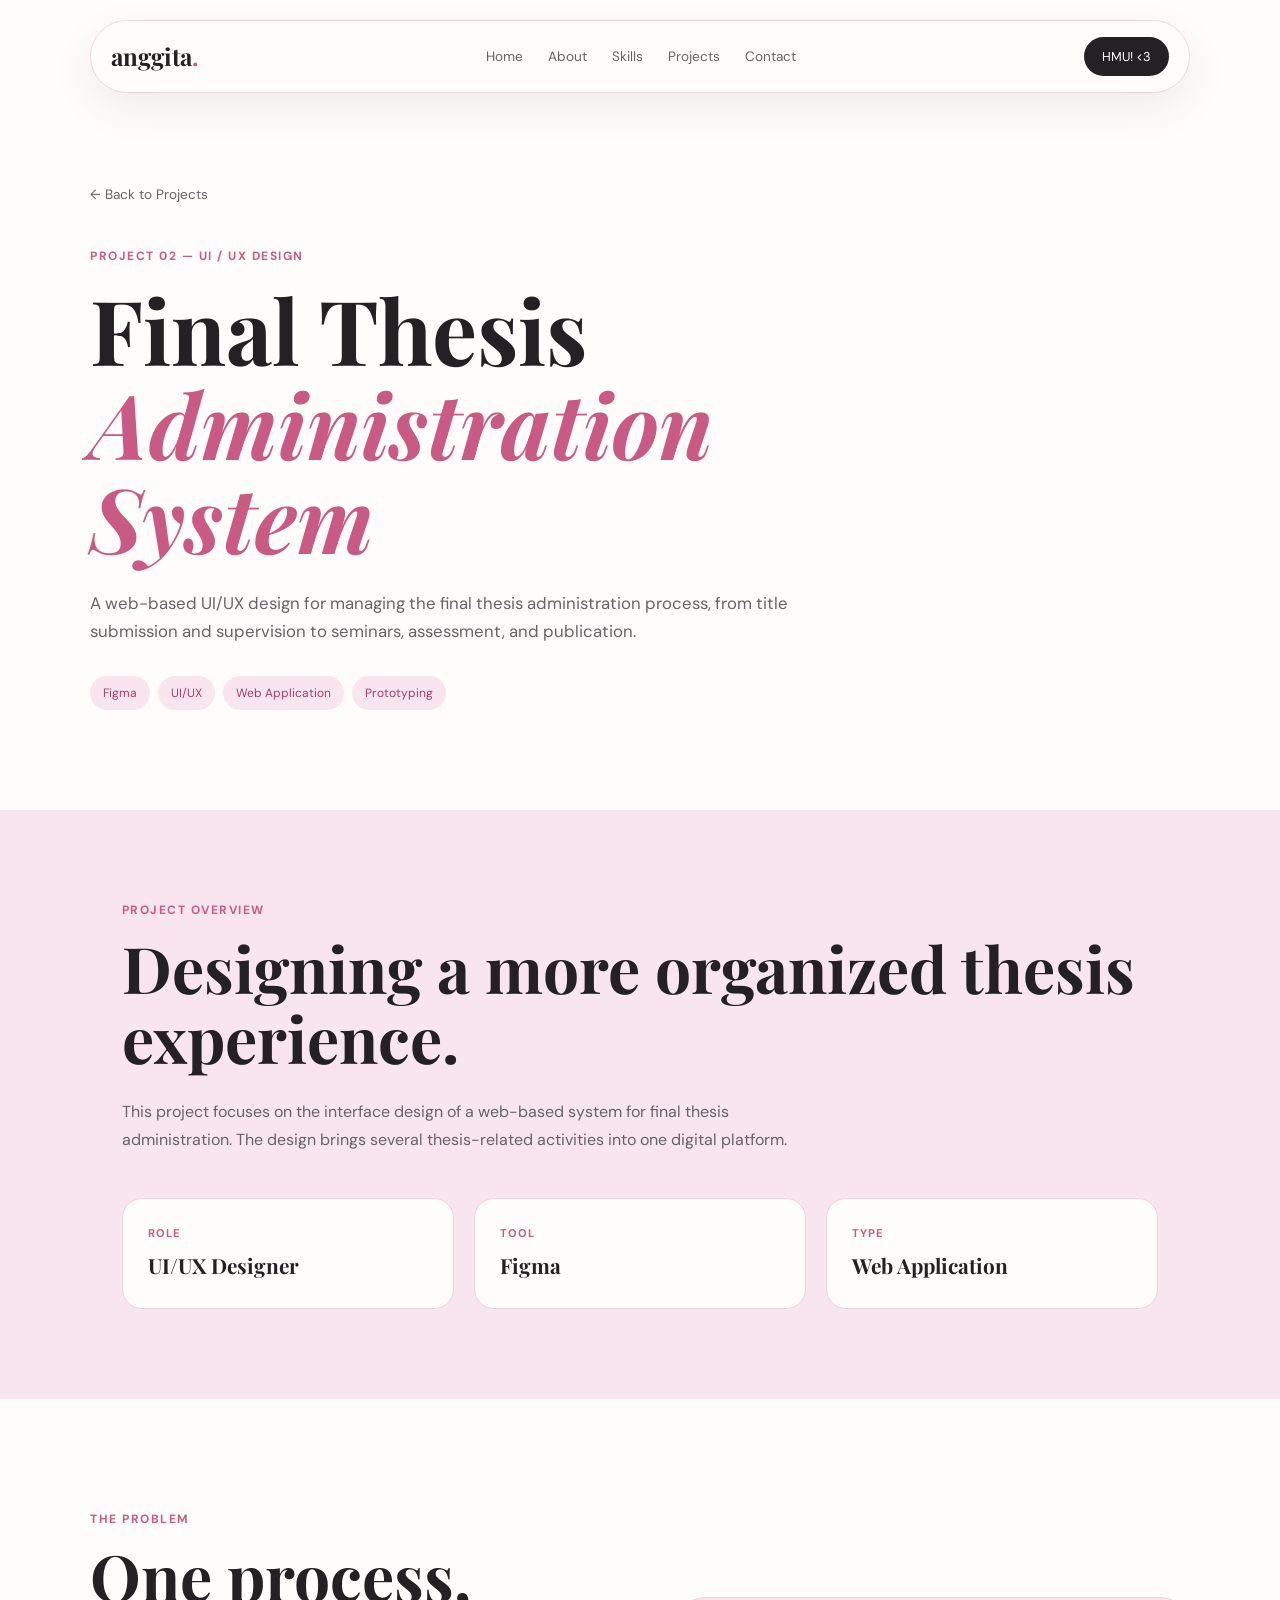
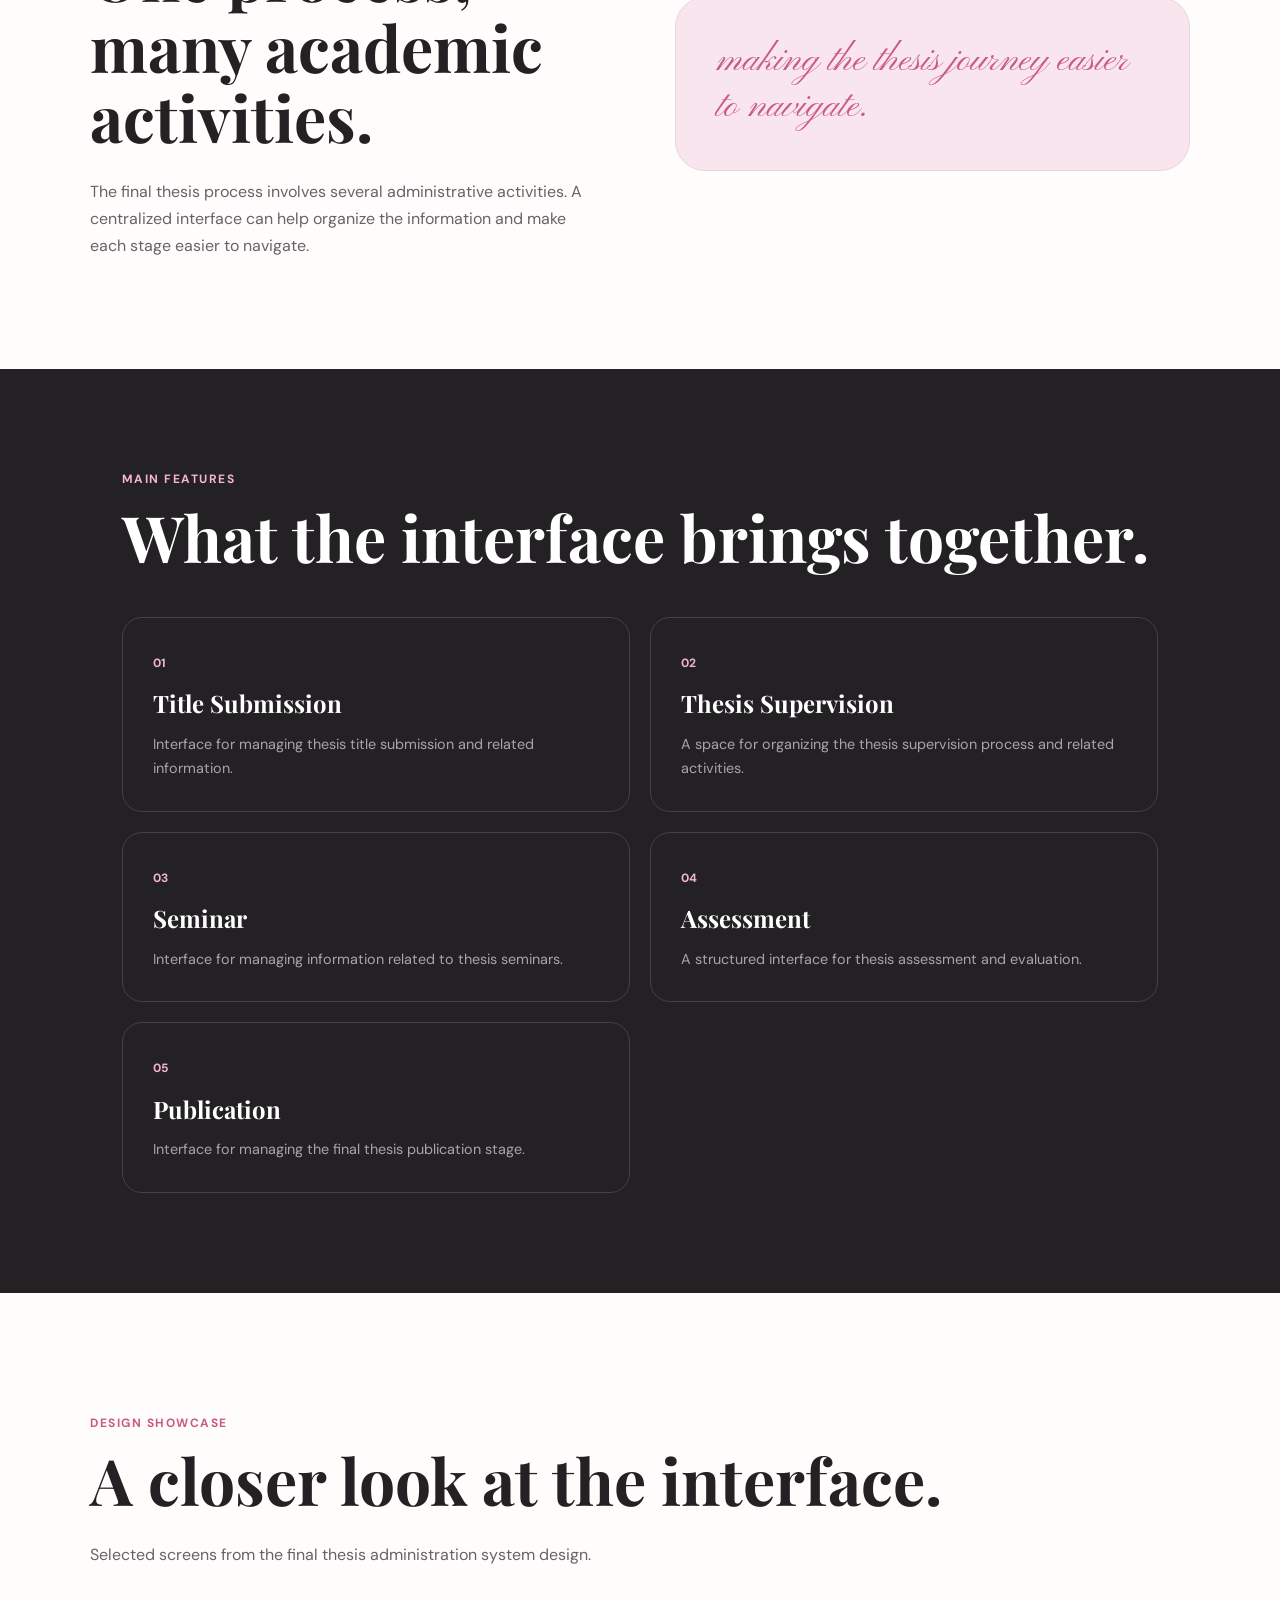
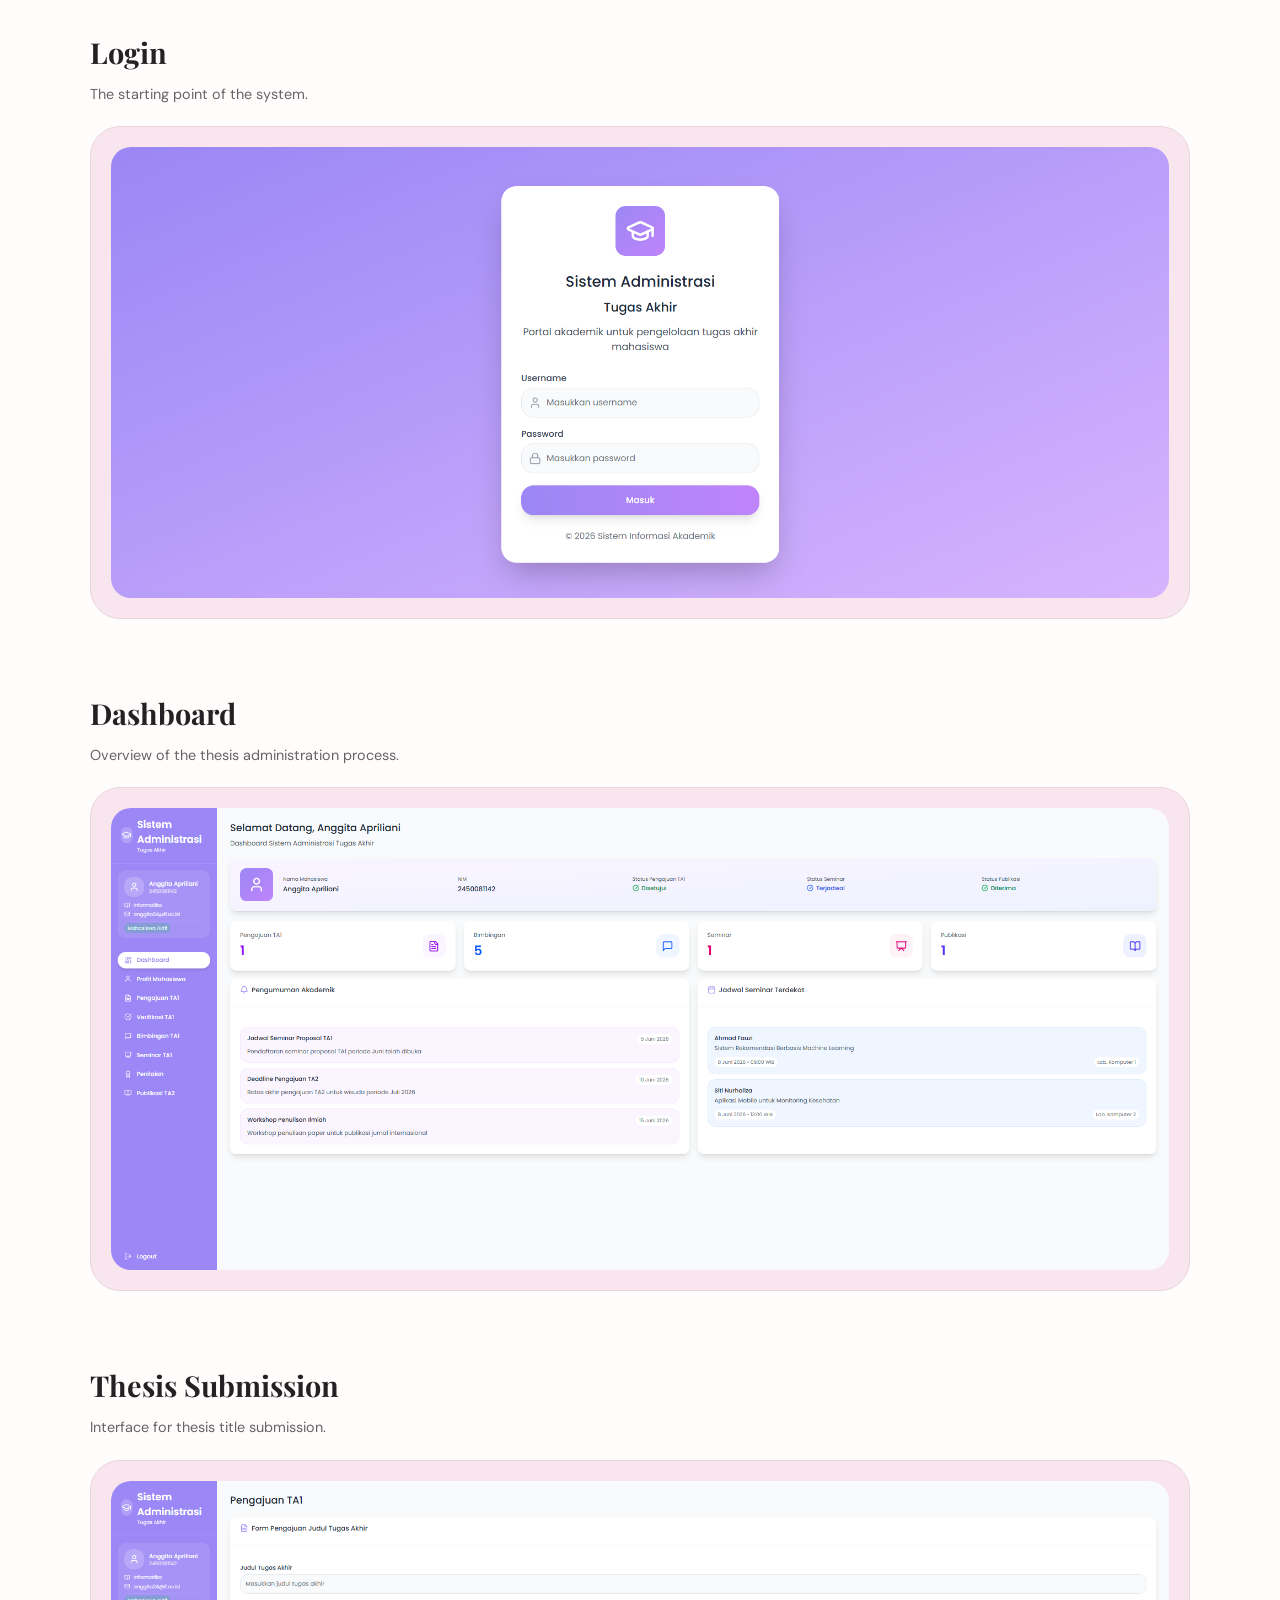
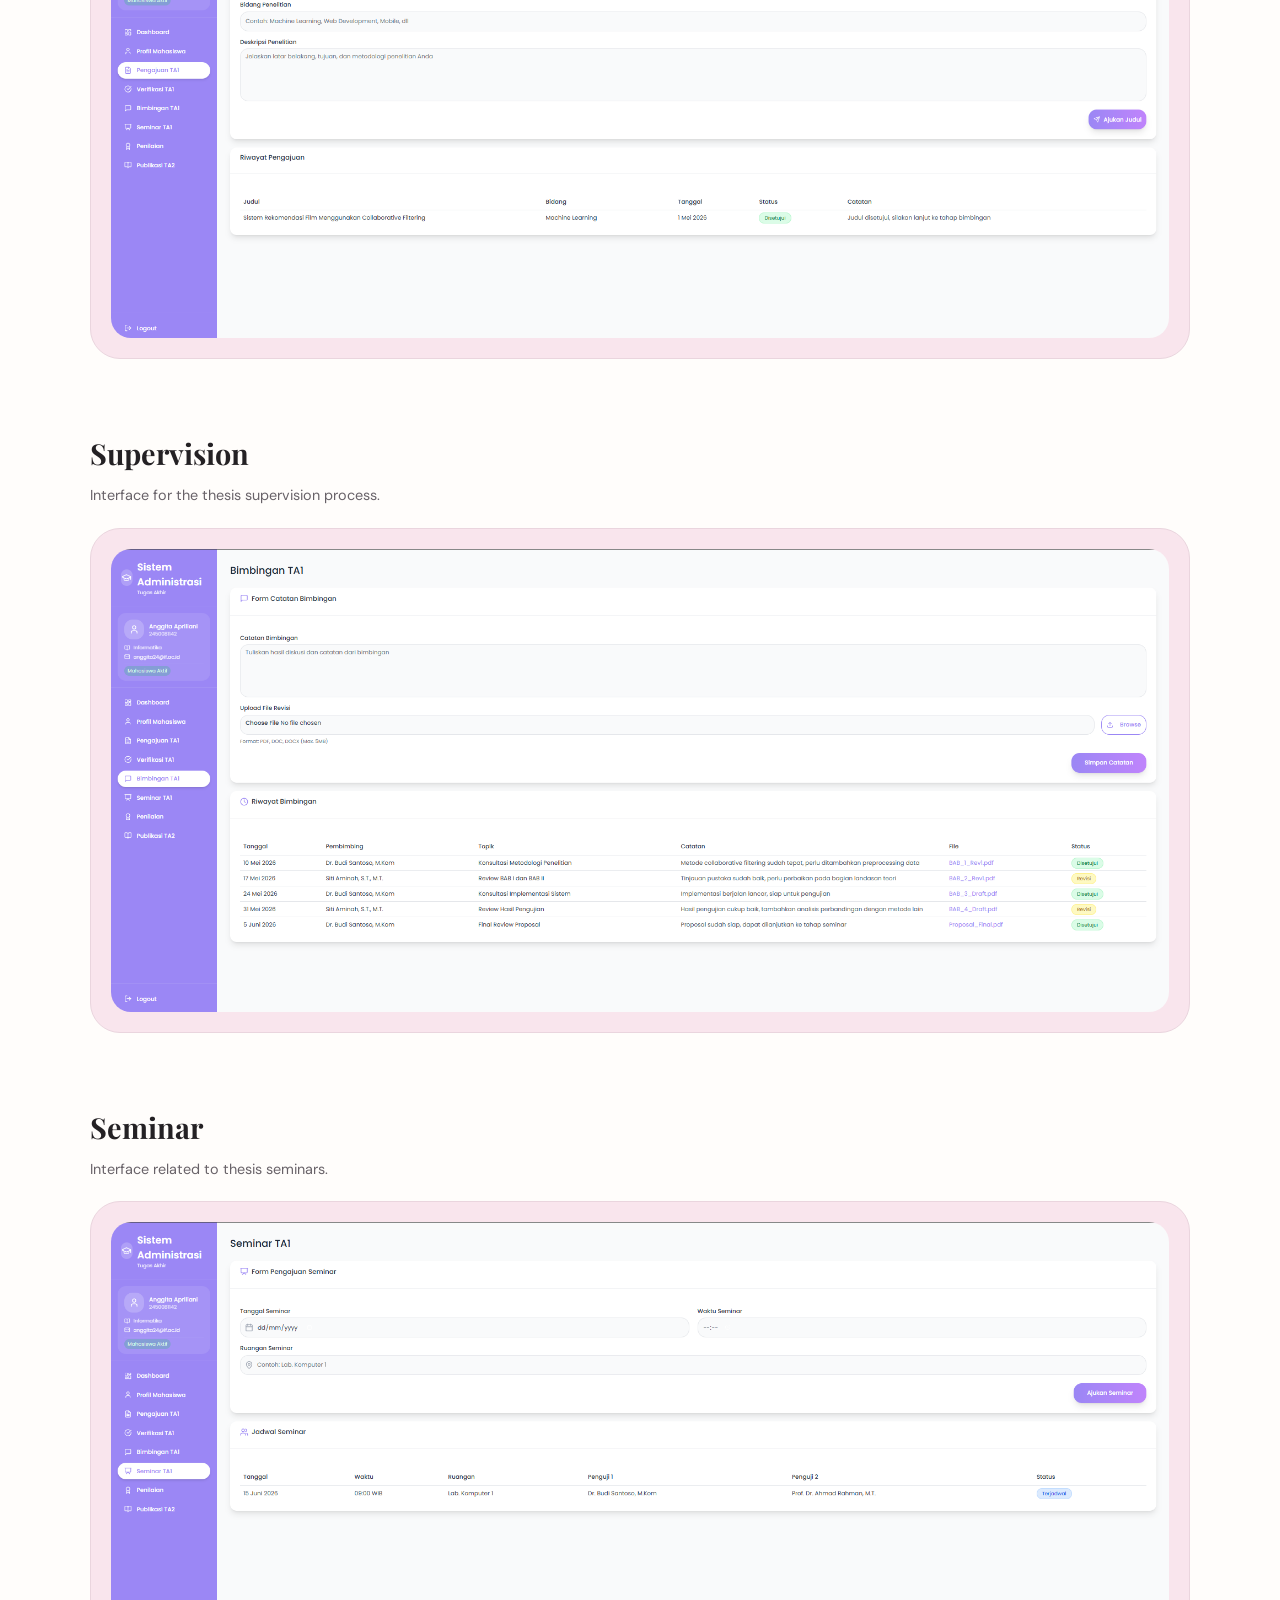
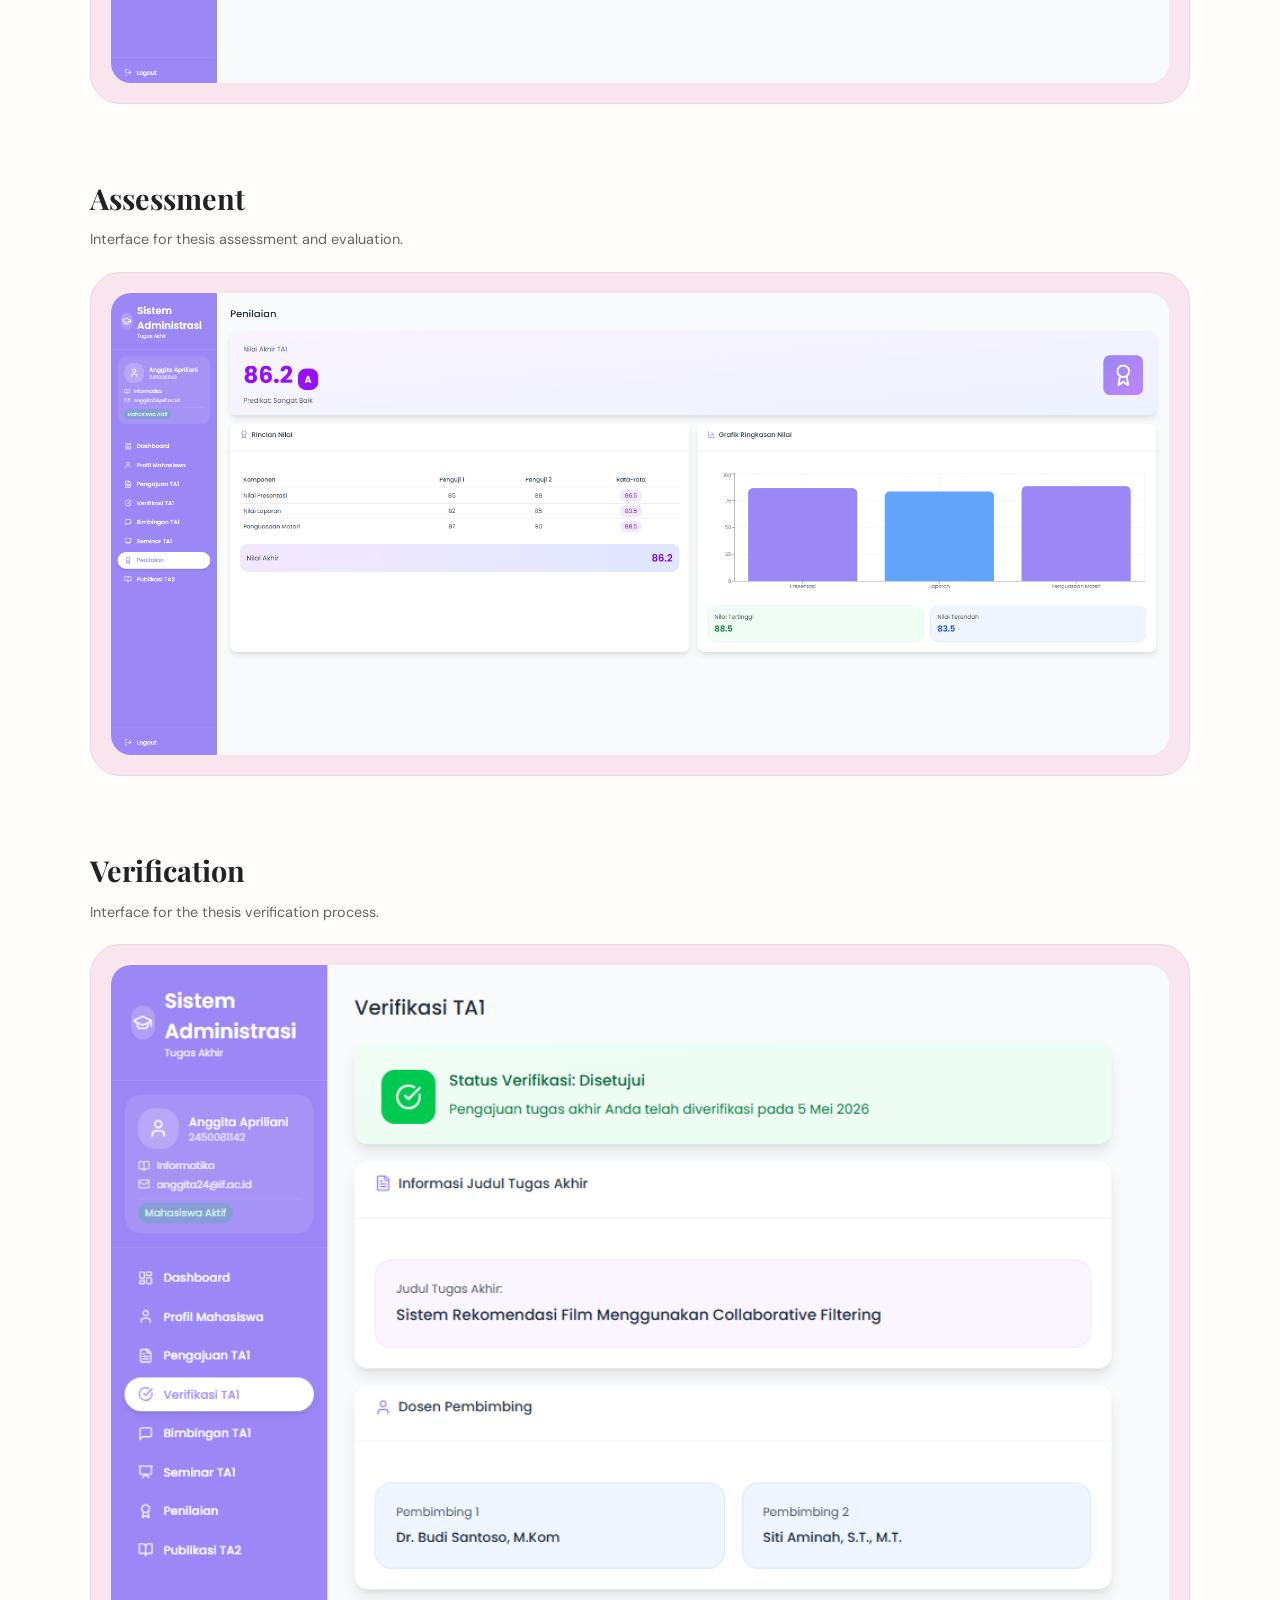
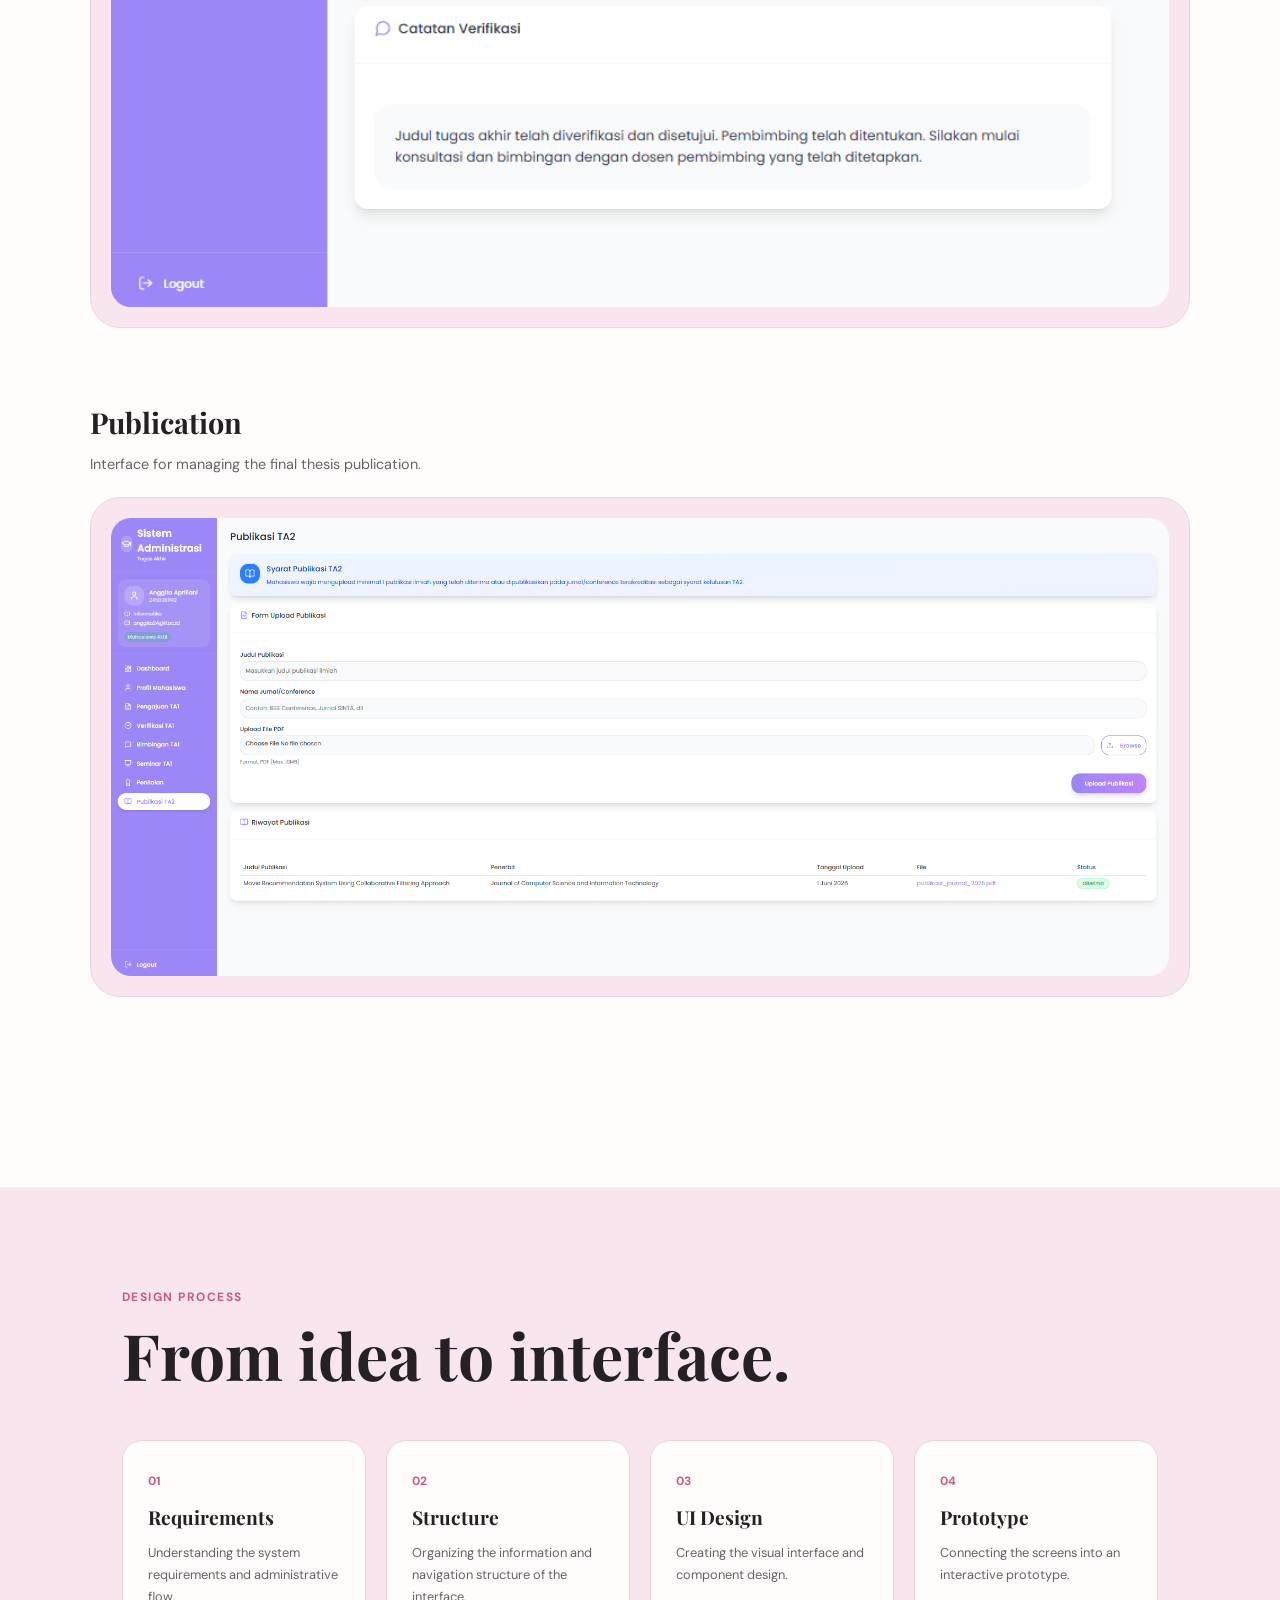
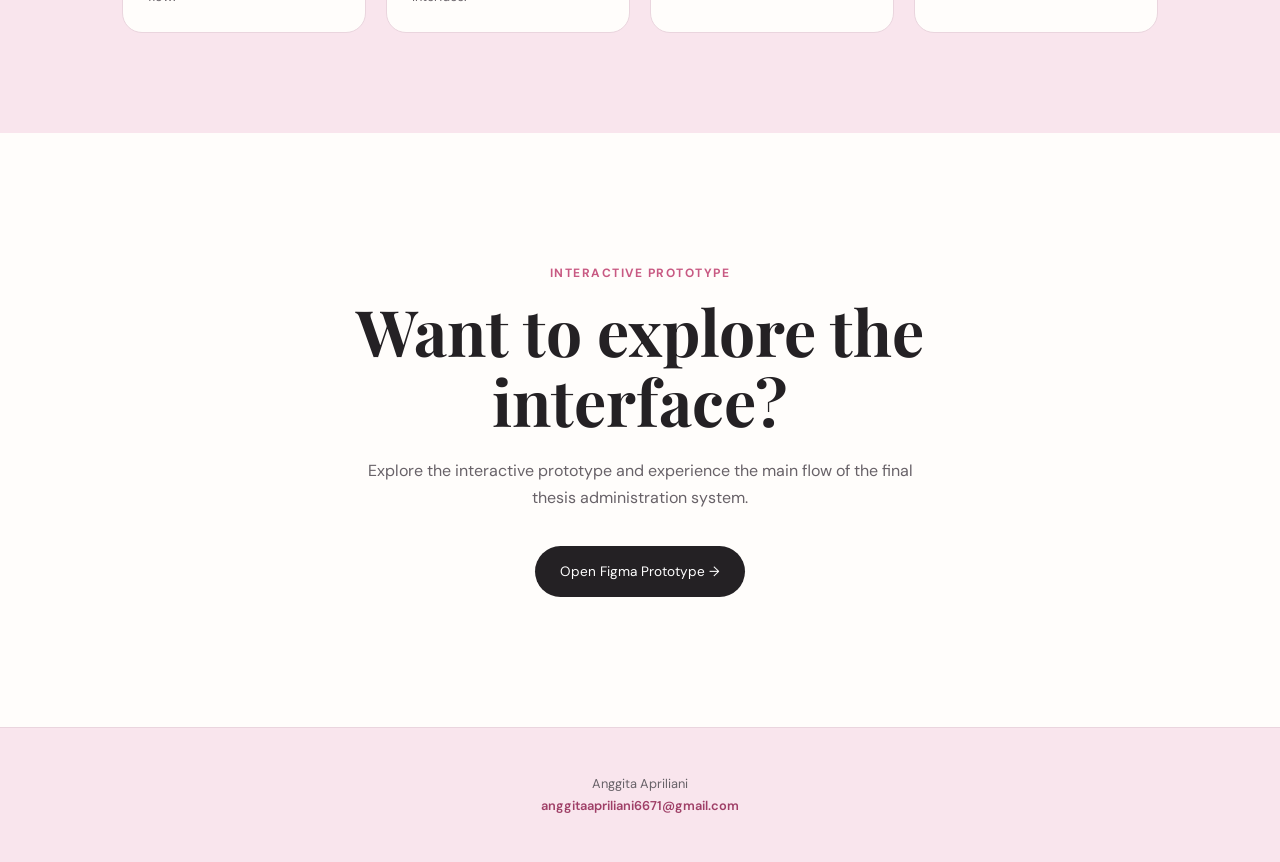
<file: project-02.html>
<!DOCTYPE html>
<html lang="en">

<head>

    <meta charset="UTF-8">

    <meta
        name="viewport"
        content="width=device-width, initial-scale=1.0"
    >

    <title>Final Thesis Administration System — Anggita</title>


    <!-- Google Fonts -->

    <link rel="preconnect" href="https://fonts.googleapis.com">

    <link
        rel="preconnect"
        href="https://fonts.gstatic.com"
        crossorigin
    >

    <link
        href="https://fonts.googleapis.com/css2?family=DM+Sans:wght@400;500;600;700&family=Playfair+Display:wght@500;600;700&family=Pinyon+Script&display=swap"
        rel="stylesheet"
    >


    <style>

        /* ================= ROOT ================= */

        :root {

            --white: #fffdfb;
            --pink-light: #f9e5ed;
            --pink: #f3b6cc;
            --pink-dark: #c85a83;
            --pink-deep: #9f3f67;

            --black: #242124;
            --gray: #686268;

            --border: #ead5de;

            --shadow:
                0 15px 40px rgba(70, 30, 50, 0.08);

            --radius-large: 30px;
            --radius-medium: 20px;

        }


        /* ================= RESET ================= */

        * {
            margin: 0;
            padding: 0;
            box-sizing: border-box;
        }


        html {
            scroll-behavior: smooth;
        }


        body {

            font-family: "DM Sans", sans-serif;

            background: var(--white);

            color: var(--black);

            line-height: 1.7;

            overflow-x: hidden;

        }


        a {
            text-decoration: none;
            color: inherit;
        }


        img {
            display: block;
            max-width: 100%;
        }


        /* ================= NAVBAR ================= */

        .navbar {

            position: fixed;

            top: 20px;
            left: 50%;

            transform: translateX(-50%);

            width: min(1100px, 92%);

            padding: 15px 20px;

            display: flex;

            align-items: center;

            justify-content: space-between;

            background: rgba(255, 253, 251, 0.88);

            backdrop-filter: blur(15px);

            border: 1px solid var(--border);

            border-radius: 50px;

            box-shadow: var(--shadow);

            z-index: 1000;

        }


        .logo {

            font-family: "Playfair Display", serif;

            font-size: 1.5rem;

            font-weight: 700;

        }


        .logo span {
            color: var(--pink-dark);
        }


        .nav-menu {

            display: flex;

            gap: 25px;

        }


        .nav-menu a {

            font-size: 0.85rem;

            color: var(--gray);

            transition: 0.3s ease;

        }


        .nav-menu a:hover {
            color: var(--pink-dark);
        }


        .nav-button {

            background: var(--black);

            color: white;

            padding: 9px 18px;

            border-radius: 30px;

            font-size: 0.8rem;

            transition: 0.3s ease;

        }


        .nav-button:hover {

            background: var(--pink-dark);

            transform: translateY(-2px);

        }


        /* ================= HERO ================= */

        .project-hero {

            width: min(1100px, 90%);

            margin: auto;

            padding:

                180px 0 100px;

        }


        .back-link {

            display: inline-block;

            color: var(--gray);

            font-size: 0.85rem;

            margin-bottom: 40px;

            transition: 0.3s ease;

        }


        .back-link:hover {
            color: var(--pink-dark);
        }


        .project-label {

            color: var(--pink-dark);

            font-size: 0.75rem;

            font-weight: 700;

            letter-spacing: 1.5px;

            text-transform: uppercase;

            margin-bottom: 15px;

        }


        .project-hero h1 {

            max-width: 850px;

            font-family: "Playfair Display", serif;

            font-size: clamp(3rem, 7vw, 6rem);

            line-height: 1.05;

            margin-bottom: 25px;

        }


        .project-hero h1 span {

            color: var(--pink-dark);

            font-style: italic;

        }


        .project-intro {

            max-width: 700px;

            color: var(--gray);

            font-size: 1.05rem;

            margin-bottom: 30px;

        }


        .project-tags {

            display: flex;

            flex-wrap: wrap;

            gap: 8px;

        }


        .project-tags span {

            padding: 7px 13px;

            border-radius: 20px;

            background: var(--pink-light);

            color: var(--pink-deep);

            font-size: 0.75rem;

        }


        /* ================= OVERVIEW ================= */

        .overview-section {

            background: var(--pink-light);

            padding: 90px 5%;

        }


        .content {

            width: min(1100px, 90%);

            margin: auto;

        }


        .section-label {

            color: var(--pink-dark);

            font-size: 0.75rem;

            font-weight: 700;

            letter-spacing: 1.5px;

            text-transform: uppercase;

            margin-bottom: 12px;

        }


        .section-title {

            font-family: "Playfair Display", serif;

            font-size: clamp(2.2rem, 5vw, 4rem);

            line-height: 1.1;

            margin-bottom: 25px;

        }


        .overview-text {

            max-width: 700px;

            color: var(--gray);

        }


        .project-details {

            display: grid;

            grid-template-columns:
                repeat(3, 1fr);

            gap: 20px;

            margin-top: 45px;

        }


        .detail-card {

            background: var(--white);

            border: 1px solid var(--border);

            border-radius: var(--radius-medium);

            padding: 25px;

        }


        .detail-card span {

            display: block;

            color: var(--pink-dark);

            font-size: 0.7rem;

            font-weight: 700;

            text-transform: uppercase;

            letter-spacing: 1px;

            margin-bottom: 5px;

        }


        .detail-card h3 {

            font-family: "Playfair Display", serif;

            font-size: 1.3rem;

        }


        /* ================= PROBLEM ================= */

        .problem-section {

            width: min(1100px, 90%);

            margin: auto;

            padding: 110px 0;

        }


        .problem-grid {

            display: grid;

            grid-template-columns: 1fr 1fr;

            gap: 70px;

            align-items: center;

        }


        .problem-text {

            color: var(--gray);

            max-width: 550px;

        }


        .problem-card {

            padding: 40px;

            background: var(--pink-light);

            border: 1px solid var(--border);

            border-radius: var(--radius-large);

        }


        .problem-card p {

            font-family: "Pinyon Script", cursive;

            color: var(--pink-dark);

            font-size: 2.4rem;

            line-height: 1.2;

        }


        /* ================= FEATURES ================= */

        .features-section {

            background: var(--black);

            color: white;

            padding: 100px 5%;

        }


        .features-section .section-label {
            color: var(--pink);
        }


        .features-grid {

            display: grid;

            grid-template-columns:
                repeat(2, 1fr);

            gap: 20px;

            margin-top: 45px;

        }


        .feature-card {

            padding: 30px;

            border: 1px solid #444044;

            border-radius: var(--radius-medium);

        }


        .feature-number {

            color: var(--pink);

            font-size: 0.75rem;

            font-weight: 700;

        }


        .feature-card h3 {

            font-family: "Playfair Display", serif;

            font-size: 1.5rem;

            margin: 8px 0;

        }


        .feature-card p {

            color: #aaa4a8;

            font-size: 0.9rem;

        }


        /* ================= SHOWCASE ================= */

        .showcase-section {

            width: min(1100px, 90%);

            margin: auto;

            padding: 120px 0;

        }


        .showcase-intro {

            max-width: 650px;

            color: var(--gray);

            margin-bottom: 60px;

        }


        .screen {

            margin-bottom: 70px;

        }


        .screen-info {

            margin-bottom: 20px;

        }


        .screen-info h3 {

            font-family: "Playfair Display", serif;

            font-size: 1.8rem;

            margin-bottom: 5px;

        }


        .screen-info p {

            color: var(--gray);

            font-size: 0.9rem;

        }


        .screen-placeholder {
            width: 100%;
            background: var(--pink-light);
            border: 1px solid var(--border);
            border-radius: var(--radius-large);
            overflow: hidden;
            padding: 20px;
        }

        .screen-placeholder img {
            width: 100%;
            height: auto;
            display: block;
            object-fit: contain;
            border-radius: 20px;
        }

        .placeholder-text {

            text-align: center;

            color: var(--pink-dark);

        }


        .placeholder-text span {

            display: block;

            font-family: "Pinyon Script", cursive;

            font-size: 2.5rem;

            margin-bottom: 5px;

        }


        .placeholder-text p {

            font-size: 0.8rem;

        }


        /* ================= PROCESS ================= */

        .process-section {

            background: var(--pink-light);

            padding: 100px 5%;

        }


        .process-list {

            display: grid;

            grid-template-columns:
                repeat(4, 1fr);

            gap: 20px;

            margin-top: 50px;

        }


        .process-item {

            background: var(--white);

            border: 1px solid var(--border);

            border-radius: var(--radius-medium);

            padding: 25px;

        }


        .process-number {

            color: var(--pink-dark);

            font-size: 0.75rem;

            font-weight: 700;

        }


        .process-item h3 {

            font-family: "Playfair Display", serif;

            font-size: 1.2rem;

            margin: 8px 0;

        }


        .process-item p {

            color: var(--gray);

            font-size: 0.8rem;

        }


        /* ================= PROTOTYPE ================= */

        .prototype-section {

            width: min(1100px, 90%);

            margin: auto;

            padding: 130px 0;

            text-align: center;

        }


        .prototype-section .section-title {

            max-width: 700px;

            margin:

                0 auto 20px;

        }


        .prototype-description {

            max-width: 550px;

            margin: 0 auto 35px;

            color: var(--gray);

        }


        .prototype-button {

            display: inline-block;

            background: var(--black);

            color: white;

            padding: 14px 25px;

            border-radius: 50px;

            font-size: 0.85rem;

            transition: 0.3s ease;

        }


        .prototype-button:hover {

            background: var(--pink-dark);

            transform: translateY(-3px);

        }


        /* ================= FOOTER ================= */

        .footer {

            background: var(--pink-light);

            padding: 45px 5%;

            text-align: center;

            border-top: 1px solid var(--border);

        }


        .footer p {

            color: var(--gray);

            font-size: 0.8rem;

        }


        .footer a {

            color: var(--pink-deep);

            font-weight: 600;

        }


        /* ================= RESPONSIVE ================= */

        @media (max-width: 850px) {

            .nav-menu {
                display: none;
            }


            .project-details {
                grid-template-columns: 1fr;
            }


            .problem-grid {
                grid-template-columns: 1fr;
            }


            .features-grid {
                grid-template-columns: 1fr;
            }


            .process-list {
                grid-template-columns:
                    repeat(2, 1fr);
            }

        }


        @media (max-width: 500px) {

            .project-hero {
                padding-top: 140px;
            }


            .project-hero h1 {
                font-size: 3rem;
            }


            .process-list {
                grid-template-columns: 1fr;
            }


            .screen-placeholder {
                min-height: 300px;
            }


            .nav-button {
                display: none;
            }

        }

    </style>

</head>


<body>


    <!-- ================= NAVBAR ================= -->

    <header class="navbar">

        <a
            href="index.html"
            class="logo"
        >
            anggita<span>.</span>
        </a>


        <nav class="nav-menu">

            <a href="index.html#home">
                Home
            </a>

            <a href="index.html#about">
                About
            </a>

            <a href="index.html#skills">
                Skills
            </a>

            <a href="index.html#projects">
                Projects
            </a>

            <a href="index.html#contact">
                Contact
            </a>

        </nav>


        <a
            href="index.html#contact"
            class="nav-button"
        >
            HMU! <3
        </a>

    </header>



    <!-- ================= PROJECT HERO ================= -->

    <section class="project-hero">

        <a
            href="index.html#projects"
            class="back-link"
        >
            ← Back to Projects
        </a>


        <p class="project-label">
            PROJECT 02 — UI / UX DESIGN
        </p>


        <h1>

            Final Thesis

            <span>
                Administration System
            </span>

        </h1>


        <p class="project-intro">

            A web-based UI/UX design for managing the final
            thesis administration process, from title submission
            and supervision to seminars, assessment, and publication.

        </p>


        <div class="project-tags">

            <span>
                Figma
            </span>

            <span>
                UI/UX
            </span>

            <span>
                Web Application
            </span>

            <span>
                Prototyping
            </span>

        </div>

    </section>



    <!-- ================= OVERVIEW ================= -->

    <section class="overview-section">

        <div class="content">

            <p class="section-label">
                PROJECT OVERVIEW
            </p>


            <h2 class="section-title">
                Designing a more organized thesis experience.
            </h2>


            <p class="overview-text">

                This project focuses on the interface design of
                a web-based system for final thesis administration.
                The design brings several thesis-related activities
                into one digital platform.

            </p>


            <div class="project-details">


                <div class="detail-card">

                    <span>
                        Role
                    </span>

                    <h3>
                        UI/UX Designer
                    </h3>

                </div>


                <div class="detail-card">

                    <span>
                        Tool
                    </span>

                    <h3>
                        Figma
                    </h3>

                </div>


                <div class="detail-card">

                    <span>
                        Type
                    </span>

                    <h3>
                        Web Application
                    </h3>

                </div>


            </div>

        </div>

    </section>



    <!-- ================= PROBLEM ================= -->

    <section class="problem-section">

        <div class="problem-grid">


            <div>

                <p class="section-label">
                    THE PROBLEM
                </p>


                <h2 class="section-title">
                    One process, many academic activities.
                </h2>


                <p class="problem-text">

                    The final thesis process involves several
                    administrative activities. A centralized
                    interface can help organize the information
                    and make each stage easier to navigate.

                </p>

            </div>


            <div class="problem-card">

                <p>
                    making the thesis journey easier to navigate.
                </p>

            </div>


        </div>

    </section>



    <!-- ================= FEATURES ================= -->

    <section class="features-section">

        <div class="content">

            <p class="section-label">
                MAIN FEATURES
            </p>


            <h2 class="section-title">
                What the interface brings together.
            </h2>


            <div class="features-grid">


                <div class="feature-card">

                    <span class="feature-number">
                        01
                    </span>

                    <h3>
                        Title Submission
                    </h3>

                    <p>
                        Interface for managing thesis title submission
                        and related information.
                    </p>

                </div>


                <div class="feature-card">

                    <span class="feature-number">
                        02
                    </span>

                    <h3>
                        Thesis Supervision
                    </h3>

                    <p>
                        A space for organizing the thesis supervision
                        process and related activities.
                    </p>

                </div>


                <div class="feature-card">

                    <span class="feature-number">
                        03
                    </span>

                    <h3>
                        Seminar
                    </h3>

                    <p>
                        Interface for managing information related
                        to thesis seminars.
                    </p>

                </div>


                <div class="feature-card">

                    <span class="feature-number">
                        04
                    </span>

                    <h3>
                        Assessment
                    </h3>

                    <p>
                        A structured interface for thesis assessment
                        and evaluation.
                    </p>

                </div>


                <div class="feature-card">

                    <span class="feature-number">
                        05
                    </span>

                    <h3>
                        Publication
                    </h3>

                    <p>
                        Interface for managing the final thesis
                        publication stage.
                    </p>

                </div>


            </div>

        </div>

    </section>



    <!-- ================= DESIGN SHOWCASE ================= -->

    <section class="showcase-section">
        <p class="section-label">DESIGN SHOWCASE</p>
        <h2 class="section-title">A closer look at the interface.</h2>
        <p class="showcase-intro">Selected screens from the final thesis administration system design.</p>

        <div class="screen">
            <div class="screen-info">
                <h3>Login</h3>
                <p>The starting point of the system.</p>
            </div>
            <div class="screen-placeholder">
                <img src="Images/login.png" alt="Login interface">
            </div>
        </div>

        <div class="screen">
            <div class="screen-info">
                <h3>Dashboard</h3>
                <p>Overview of the thesis administration process.</p>
            </div>
            <div class="screen-placeholder">
                <img src="Images/dashboard.png" alt="Dashboard interface">
            </div>
        </div>

        <div class="screen">
            <div class="screen-info">
                <h3>Thesis Submission</h3>
                <p>Interface for thesis title submission.</p>
            </div>
            <div class="screen-placeholder">
                <img src="Images/pengajuan TA1.png" alt="Thesis submission interface">
            </div>
        </div>

        <div class="screen">
            <div class="screen-info">
                <h3>Supervision</h3>
                <p>Interface for the thesis supervision process.</p>
            </div>
            <div class="screen-placeholder">
                <img src="Images/bimbingan TA1.png" alt="Thesis supervision interface">
            </div>
        </div>

        <div class="screen">
            <div class="screen-info">
                <h3>Seminar</h3>
                <p>Interface related to thesis seminars.</p>
            </div>
            <div class="screen-placeholder">
                <img src="Images/seminar.png" alt="Thesis seminar interface">
            </div>
        </div>

        <div class="screen">
            <div class="screen-info">
                <h3>Assessment</h3>
                <p>Interface for thesis assessment and evaluation.</p>
            </div>
            <div class="screen-placeholder">
                <img src="Images/penilaian.png" alt="Thesis assessment interface">
            </div>
        </div>

        <div class="screen">
            <div class="screen-info">
                <h3>Verification</h3>
                <p>Interface for the thesis verification process.</p>
            </div>
            <div class="screen-placeholder">
                <img src="Images/verifikasi TA1.png" alt="Thesis verification interface">
            </div>
        </div>

        <div class="screen">
            <div class="screen-info">
                <h3>Publication</h3>
                <p>Interface for managing the final thesis publication.</p>
            </div>
            <div class="screen-placeholder">
                <img src="Images/publikasi TA2.png" alt="Thesis publication interface">
            </div>
        </div>
    </section>


    <!-- ================= PROCESS ================= -->

    <section class="process-section">

        <div class="content">

            <p class="section-label">
                DESIGN PROCESS
            </p>


            <h2 class="section-title">
                From idea to interface.
            </h2>


            <div class="process-list">


                <div class="process-item">

                    <span class="process-number">
                        01
                    </span>

                    <h3>
                        Requirements
                    </h3>

                    <p>
                        Understanding the system requirements
                        and administrative flow.
                    </p>

                </div>


                <div class="process-item">

                    <span class="process-number">
                        02
                    </span>

                    <h3>
                        Structure
                    </h3>

                    <p>
                        Organizing the information and navigation
                        structure of the interface.
                    </p>

                </div>


                <div class="process-item">

                    <span class="process-number">
                        03
                    </span>

                    <h3>
                        UI Design
                    </h3>

                    <p>
                        Creating the visual interface and
                        component design.
                    </p>

                </div>


                <div class="process-item">

                    <span class="process-number">
                        04
                    </span>

                    <h3>
                        Prototype
                    </h3>

                    <p>
                        Connecting the screens into an interactive
                        prototype.
                    </p>

                </div>


            </div>

        </div>

    </section>



    <!-- ================= PROTOTYPE ================= -->

    <section class="prototype-section">

        <p class="section-label">
            INTERACTIVE PROTOTYPE
        </p>


        <h2 class="section-title">
            Want to explore the interface?
        </h2>


        <p class="prototype-description">

            Explore the interactive prototype and experience
            the main flow of the final thesis administration system.

        </p>


        <!--
            GANTI LINK DI BAWAH INI
            DENGAN LINK FIGMA PROTOTYPE KAMU
        -->

        <a
            href="https://aloe-stony-50519799.figma.site/"
            class="prototype-button"
            target="_blank"
            rel="noopener noreferrer"
        >
            Open Figma Prototype →
        </a>

    </section>



    <!-- ================= FOOTER ================= -->

    <footer class="footer">

        <p>
            Anggita Apriliani
        </p>


        <p>
            <a href="mailto:anggitaapriliani6671@gmail.com">
                anggitaapriliani6671@gmail.com
            </a>
        </p>

    </footer>


</body>

</html>
</file>
